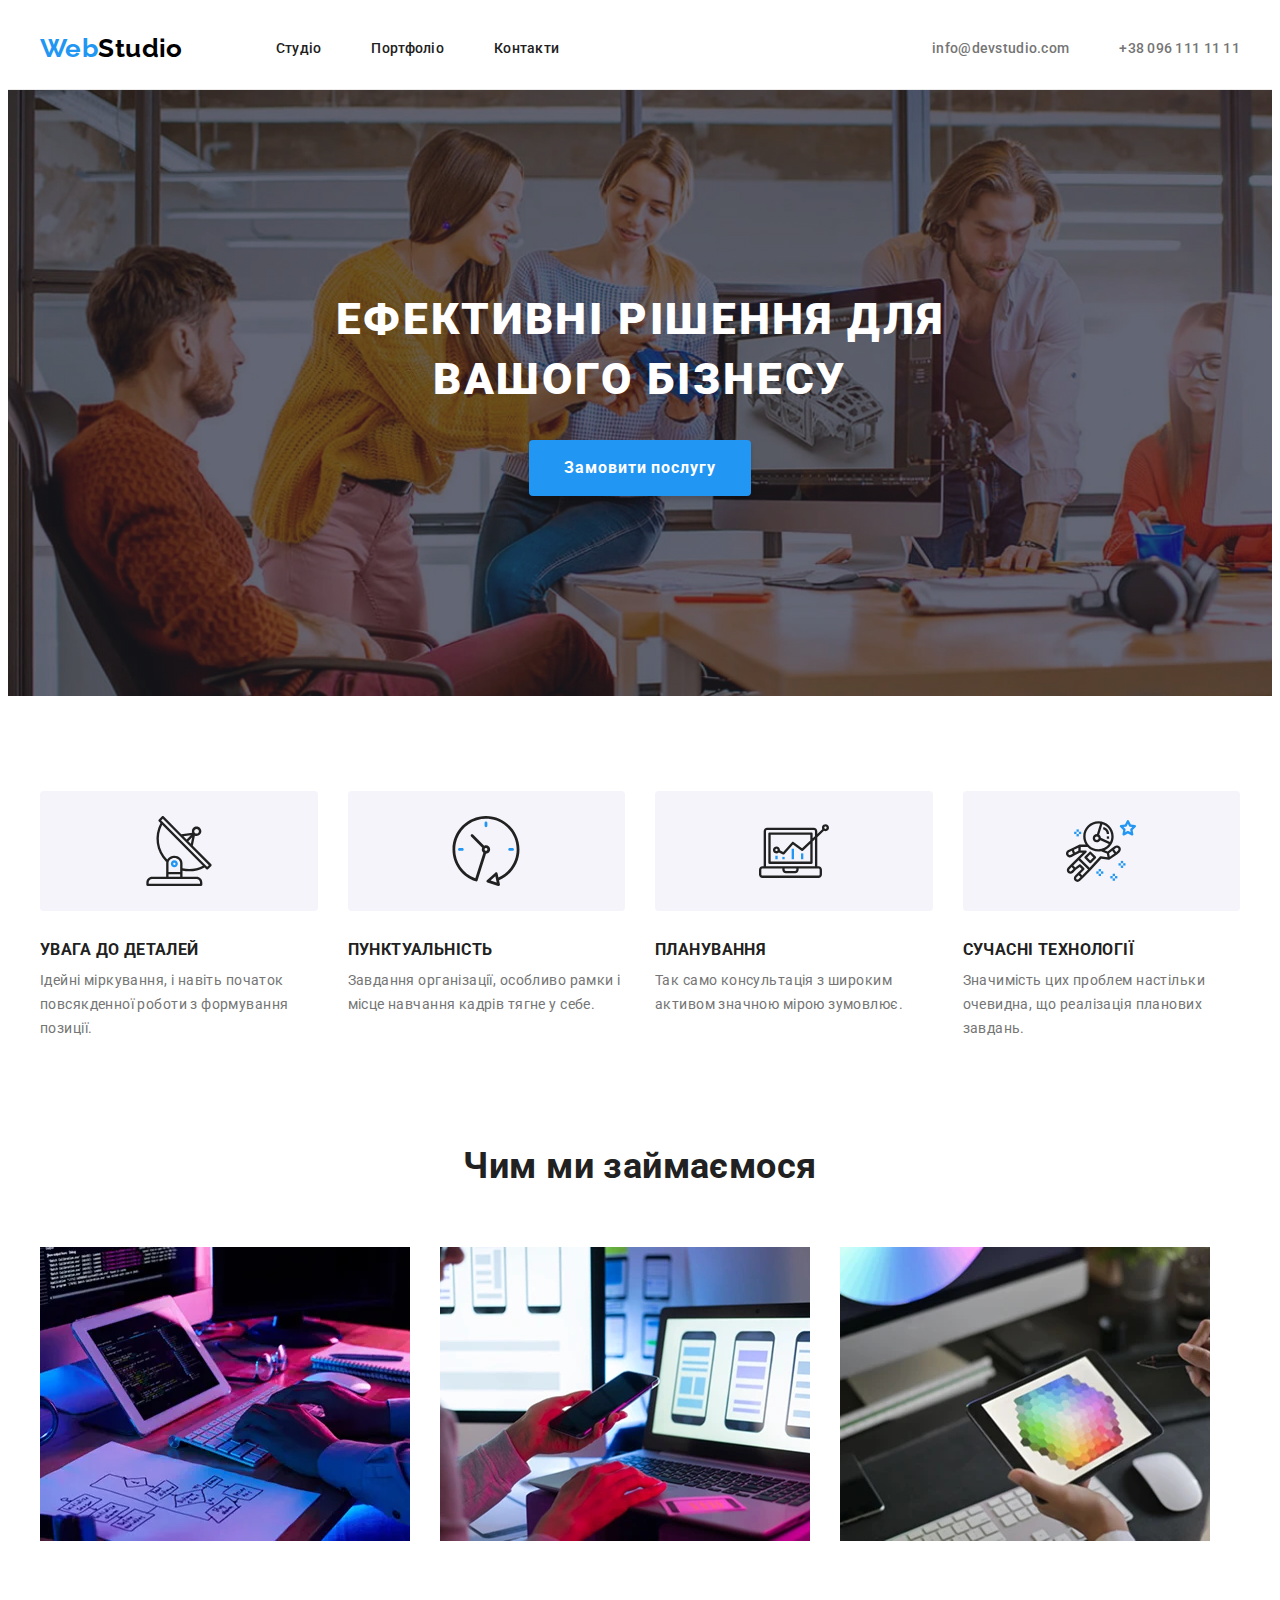
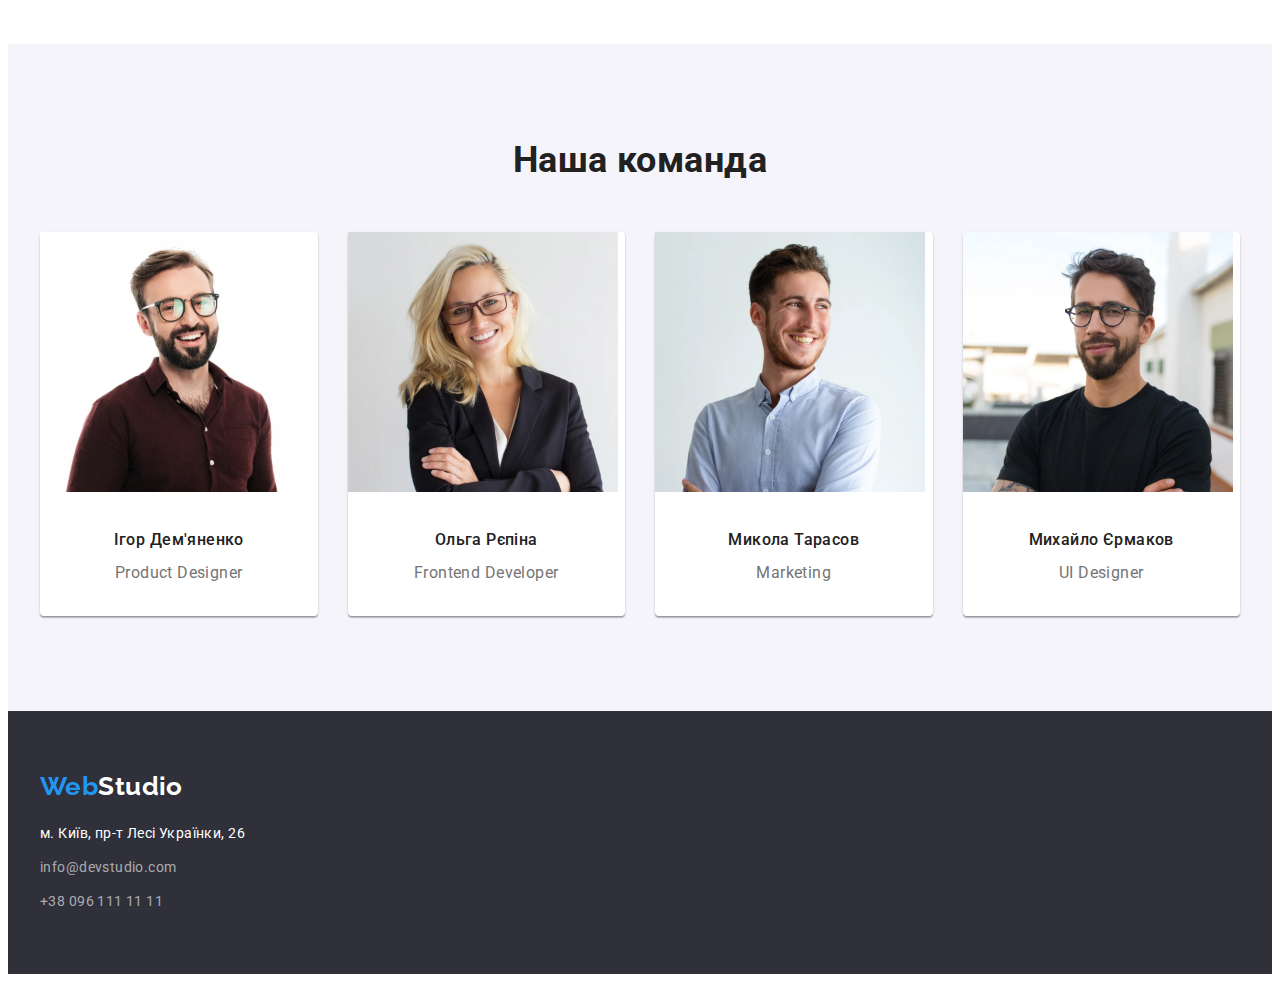
<file: index.html>
<!DOCTYPE html>
<html lang="uk">
  <head>
    <meta charset="UTF-8" />
    <meta name="viewport" content="width=device-width, initial-scale=1.0" />
    <title>WebStudio</title>
    <!-- шрифти -->
    <link rel="preconnect" href="https://fonts.googleapis.com" />
    <link rel="preconnect" href="https://fonts.gstatic.com" crossorigin />
    <link
      href="https://fonts.googleapis.com/css2?family=Raleway:wght@700&family=Roboto:wdth,wght@75..100,100..900&display=swap"
      rel="stylesheet"
    />
    <!-- нормаллайз -->
    <link
      rel="stylesheet"
      href="https://cdnjs.cloudflare.com/ajax/libs/modern-normalize/3.0.1/modern-normalize.min.css"
      integrity="sha512-q6WgHqiHlKyOqslT/lgBgodhd03Wp4BEqKeW6nNtlOY4quzyG3VoQKFrieaCeSnuVseNKRGpGeDU3qPmabCANg=="
      crossorigin="anonymous"
      referrerpolicy="no-referrer"
    />
    <!-- лінк -->
    <link rel="stylesheet" href="./src/css/reset.css" />
    <!-- лінк -->
    <link rel="stylesheet" href="./src/css/style.css" />
  </head>
  <body>
    <header class="header">
      <div class="container header-container">
        <a class="logo-contrast" href="./index.html"
          >Web<span class="logo">Studio</span></a
        >
        <nav class="nav">
          <ul class="nav-list">
            <li class="nav-item">
              <a class="nav-link" href="./index.html">Студіо</a>
            </li>
            <li class="nav-item">
              <a class="nav-link" href="./src/pages/portfolio.html"
                >Портфоліо</a
              >
            </li>
            <li class="nav-item"><a class="nav-link" href="#">Контакти</a></li>
          </ul>
        </nav>
        <ul class="contact-list">
          <li class="contact-item">
            <a class="contact-link" href="mailto:info@devstudio.com"
              >info@devstudio.com</a
            >
          </li>
          <li class="contact-item">
            <a class="contact-link" href="tel:+380961111111"
              >+38 096 111 11 11</a
            >
          </li>
        </ul>
      </div>
    </header>
    <main class="main">
      <section class="hero">
        <div class="container hero-container">
          <h1 class="hero-title">Ефективні рішення для вашого бізнесу</h1>
          <button class="hero-button" type="button">Замовити послугу</button>
        </div>
      </section>
      <section class="advantages">
        <div class="container">
          <h2 hidden class="advantages-title">Переваги</h2>
          <ul class="advantages-list">
            <li class="advantages-item photo-antenna">
              <div class="advantages-meta">
                <h3 class="advantages-title">УВАГА ДО ДЕТАЛЕЙ</h3>
                <p class="advantages-text">
                  Ідейні міркування, і навіть початок повсякденної роботи з
                  формування позиції.
                </p>
              </div>
            </li>
            <li class="advantages-item photo-clock">
              <div class="advantages-meta">
                <h3 class="advantages-title">ПУНКТУАЛЬНІСТЬ</h3>
                <p class="advantages-text">
                  Завдання організації, особливо рамки і місце навчання кадрів
                  тягне у себе.
                </p>
              </div>
            </li>
            <li class="advantages-item photo-diagram">
              <div class="advantages-meta">
                <h3 class="advantages-title">ПЛАНУВАННЯ</h3>
                <p class="advantages-text">
                  Так само консультація з широким активом значною мірою
                  зумовлює.
                </p>
              </div>
            </li>
            <li class="advantages-item photo-astronaut">
              <div class="advantages-meta">
                <h3 class="advantages-title">СУЧАСНІ ТЕХНОЛОГІЇ</h3>
                <p class="advantages-text">
                  Значимість цих проблем настільки очевидна, що реалізація
                  планових завдань.
                </p>
              </div>
            </li>
          </ul>
        </div>
      </section>
      <section class="work">
        <div class="container">
          <h2 class="work-title">Чим ми займаємося</h2>
          <ul class="work-list">
            <li class="work-item">
              <img
                class="work-photo"
                src="./src/img/laptop.webp"
                alt="програміст кодує"
              />
            </li>
            <li class="work-item">
              <img
                class="work-photo"
                src="./src/img/iphon.webp"
                alt="дизанер робить дизайн мобільного додатку"
              />
            </li>
            <li class="work-item">
              <img
                class="work-photo"
                src="./src/img/tablet.webp"
                alt="вибір кольорів"
              />
            </li>
          </ul>
        </div>
      </section>
      <section class="team">
        <div class="container">
          <h2 class="team-title">Наша команда</h2>
          <ul class="team-list">
            <li class="team-item">
              <article class="teammate">
                <div class="teammate-photo">
                  <img
                    class="teammate-image"
                    src="./src/img/igor.webp"
                    alt="Портрет Ігор Дем'яненко"
                    width="270"
                    height="260"
                  />
                </div>
                <div class="teammate-meta">
                  <h3 class="teammate-name">Ігор Дем'яненко</h3>
                  <p class="teammate-role">Product Designer</p>
                </div>
              </article>
            </li>
            <li class="team-item">
              <article class="teammate">
                <div class="teammate-photo">
                  <img
                    class="teammate-image"
                    src="./src/img/olga.webp"
                    alt="Портрет Ольга Рєпіна"
                    width="270"
                    height="260"
                  />
                </div>
                <div class="teammate-meta">
                  <h3 class="teammate-name">Ольга Рєпіна</h3>
                  <p class="teammate-role">Frontend Developer</p>
                </div>
              </article>
            </li>
            <li class="team-item">
              <article class="teammate">
                <div class="teammate-photo">
                  <img
                    class="teammate-image"
                    src="./src/img/nicholas.webp"
                    alt="Портрет Микола Тарасов"
                    width="270"
                    height="260"
                  />
                </div>
                <div class="teammate-meta">
                  <h3 class="teammate-name">Микола Тарасов</h3>
                  <p class="teammate-role">Marketing</p>
                </div>
              </article>
            </li>
            <li class="team-item">
              <article class="teammate">
                <div class="teammate-photo">
                  <img
                    class="teammate-image"
                    src="./src/img/mykhailo.webp"
                    alt="Портрет Михайло Єрмаков"
                    width="270"
                    height="260"
                  />
                </div>
                <div class="teammate-meta">
                  <h3 class="teammate-name">Михайло Єрмаков</h3>
                  <p class="teammate-role">UI Designer</p>
                </div>
              </article>
            </li>
          </ul>
        </div>
      </section>
    </main>
    <footer class="footer">
      <div class="container footer-container">
        <a class="logo-contrast" href="#"
          >Web<span class="logo-white">Studio</span></a
        >
        <address class="address-list">
          <p class="address">м. Київ, пр-т Лесі Українки, 26</p>
          <a class="address-link" href="mailto:info@devstudio.com"
            >info@devstudio.com</a
          >
          <a class="address-link" href="tel:+380961111111">+38 096 111 11 11</a>
        </address>
      </div>
    </footer>
  </body>
</html>
</file>
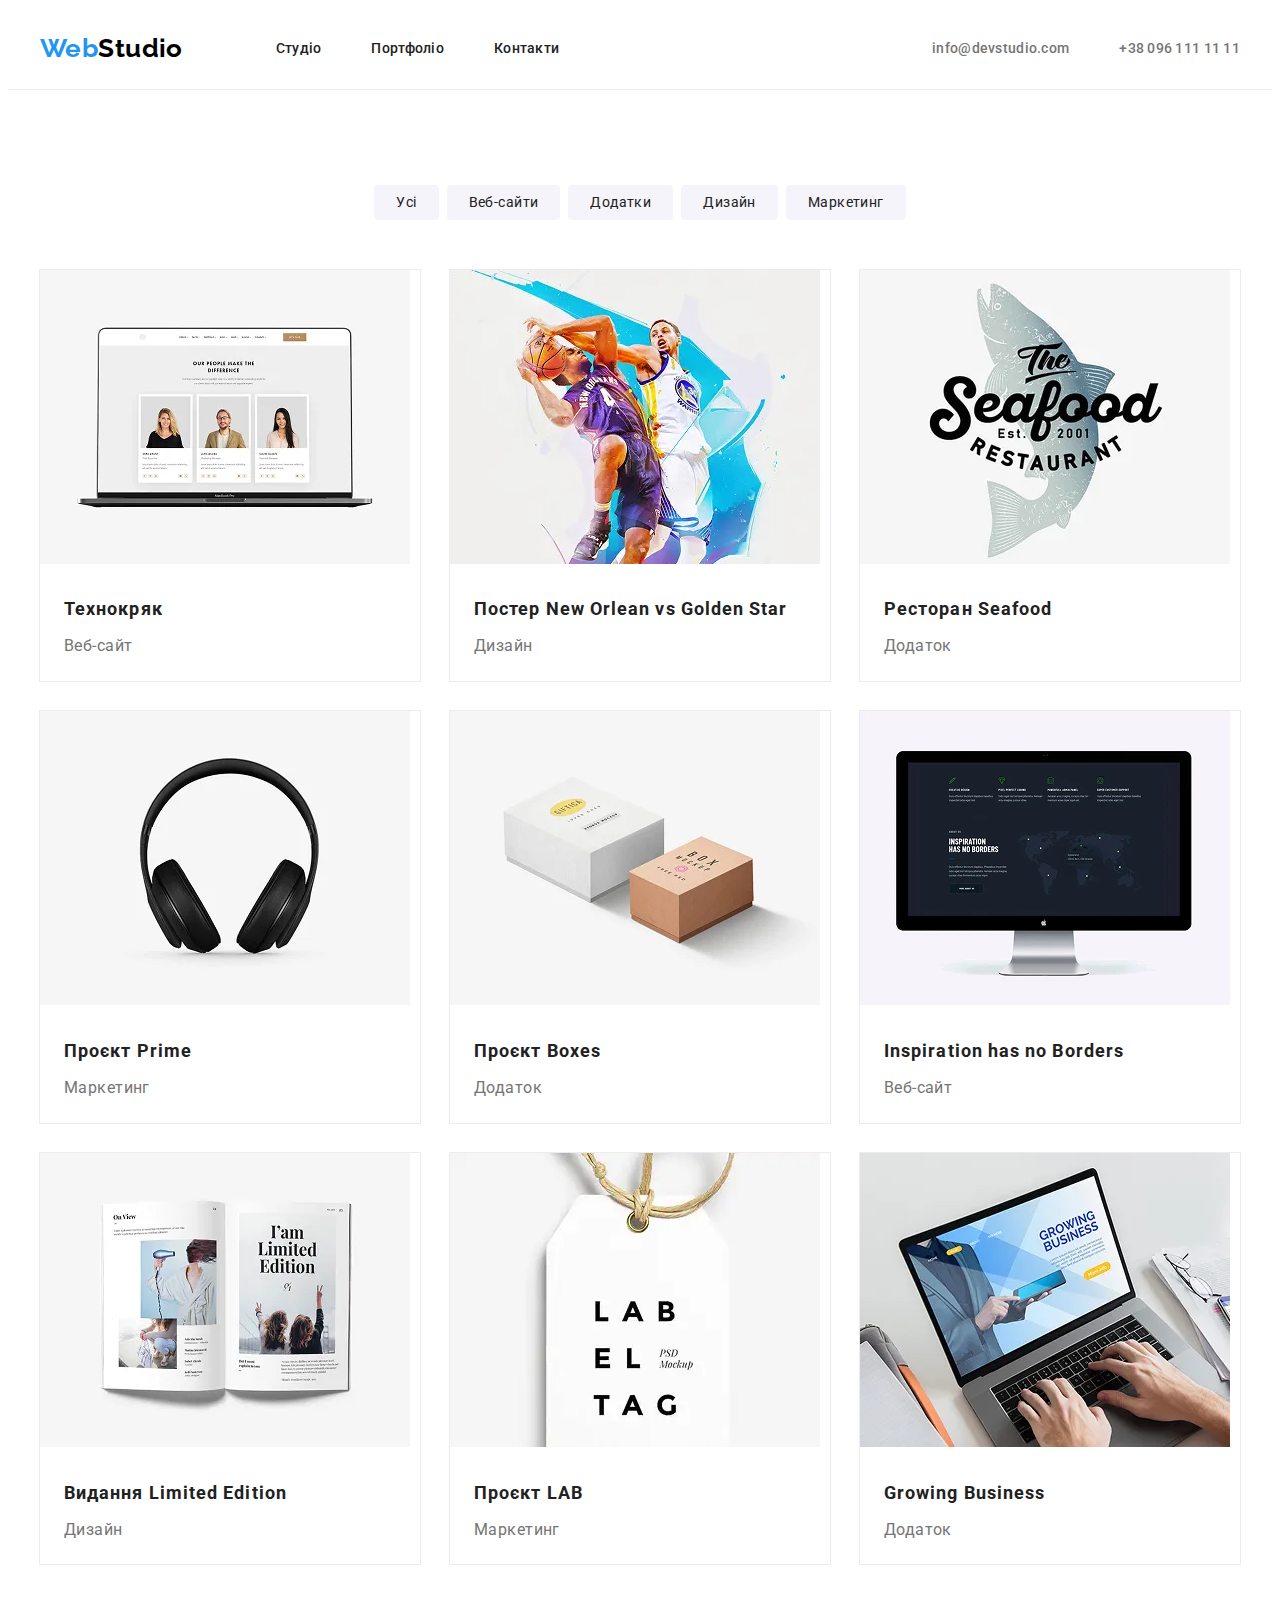
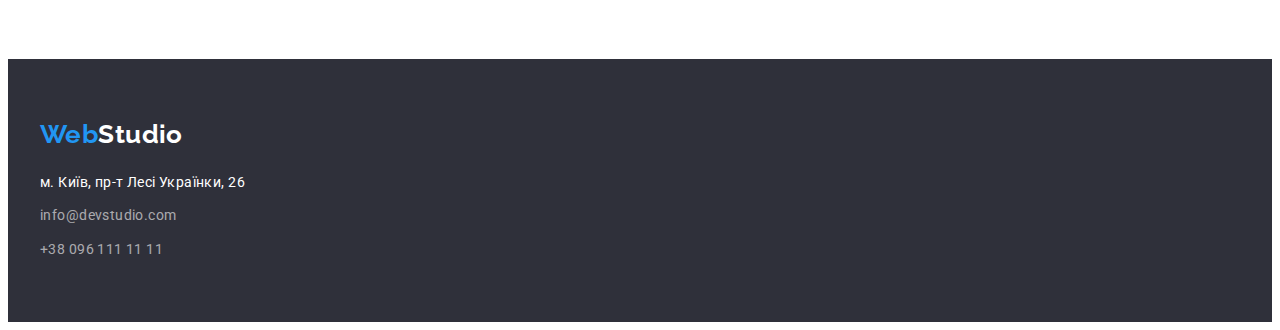
<file: src/pages/portfolio.html>
<!DOCTYPE html>
<html lang="uk">
  <head>
    <meta charset="UTF-8" />
    <meta name="viewport" content="width=device-width, initial-scale=1.0" />
    <title>Портфоліо</title>
    <!-- шрифти -->
    <link rel="preconnect" href="https://fonts.googleapis.com" />
    <link rel="preconnect" href="https://fonts.gstatic.com" crossorigin />
    <link
      href="https://fonts.googleapis.com/css2?family=Raleway:wght@700&family=Roboto:wdth,wght@75..100,100..900&display=swap"
      rel="stylesheet"
    />
    <!-- нормаллайз -->
    <link
      rel="stylesheet"
      href="https://cdnjs.cloudflare.com/ajax/libs/modern-normalize/3.0.1/modern-normalize.min.css"
      integrity="sha512-q6WgHqiHlKyOqslT/lgBgodhd03Wp4BEqKeW6nNtlOY4quzyG3VoQKFrieaCeSnuVseNKRGpGeDU3qPmabCANg=="
      crossorigin="anonymous"
      referrerpolicy="no-referrer"
    />
    <!-- лінк -->
    <link rel="stylesheet" href="../css/reset.css" />
    <!-- лінк -->
    <link rel="stylesheet" href="../css/style.css" />
  </head>
  <body>
    <header class="header">
      <div class="container header-container">
        <a class="logo-contrast" href="../../index.html"
          >Web<span class="logo">Studio</span></a
        >
        <nav class="nav">
          <ul class="nav-list">
            <li class="nav-item">
              <a class="nav-link" href="../../index.html">Студіо</a>
            </li>
            <li class="nav-item">
              <a class="nav-link" href="./portfolio.html">Портфоліо</a>
            </li>
            <li class="nav-item"><a class="nav-link" href="#">Контакти</a></li>
          </ul>
        </nav>
        <ul class="contact-list">
          <li class="contact-item">
            <a class="contact-link" href="mailto:info@devstudio.com"
              >info@devstudio.com</a
            >
          </li>
          <li class="contact-item">
            <a class="contact-link" href="tel:+380961111111"
              >+38 096 111 11 11</a
            >
          </li>
        </ul>
      </div>
    </header>
    <main class="main">
      <section class="portfolio">
        <div class="container portfolio-container">
          <h1 class="gallery-title" hidden>Портфоліо</h1>
          <div class="filter-meta">
            <ul class="filter-list">
              <li class="filter-item">
                <button class="filter-button" type="button">Усі</button>
              </li>
              <li class="filter-item">
                <button class="filter-button" type="button">Веб-сайти</button>
              </li>
              <li class="filter-item">
                <button class="filter-button" type="button">Додатки</button>
              </li>
              <li class="filter-item">
                <button class="filter-button" type="button">Дизайн</button>
              </li>
              <li class="filter-item">
                <button class="filter-button" type="button">Маркетинг</button>
              </li>
            </ul>
          </div>
          <div class="gallery-meta">
            <ul class="gallery-list">
              <li class="gallery-item">
                <article class="project">
                  <div class="project-photo">
                    <img
                      class="project-image"
                      src="../img/technocrack.webp"
                      alt="Веб-сайт"
                      width="370"
                      height="294"
                    />
                  </div>
                  <div class="project-meta">
                    <h2 class="project-title">Технокряк</h2>
                    <p class="project-category">Веб-сайт</p>
                  </div>
                </article>
              </li>
              <li class="gallery-item">
                <article class="project">
                  <div class="project-photo">
                    <img
                      class="project-image"
                      src="../img/orlean.webp"
                      alt="Дизайн"
                      width="370"
                      height="294"
                    />
                  </div>
                  <div class="project-meta">
                    <h2 class="project-title">
                      Постер New Orlean vs Golden Star
                    </h2>
                    <p class="project-category">Дизайн</p>
                  </div>
                </article>
              </li>
              <li class="gallery-item">
                <article class="project">
                  <div class="project-photo">
                    <img
                      class="project-image"
                      src="../img/seafood.webp"
                      alt="Додаток"
                      width="370"
                      height="294"
                    />
                  </div>
                  <div class="project-meta">
                    <h2 class="project-title">Ресторан Seafood</h2>
                    <p class="project-category">Додаток</p>
                  </div>
                </article>
              </li>
              <li class="gallery-item">
                <article class="project">
                  <div class="project-photo">
                    <img
                      class="project-image"
                      src="../img/prime.webp"
                      alt="Маркетинг"
                      width="370"
                      height="294"
                    />
                  </div>
                  <div class="project-meta">
                    <h2 class="project-title">Проєкт Prime</h2>
                    <p class="project-category">Маркетинг</p>
                  </div>
                </article>
              </li>
              <li class="gallery-item">
                <article class="project">
                  <div class="project-photo">
                    <img
                      class="project-image"
                      src="../img/boxes.webp"
                      alt="Додаток"
                      width="370"
                      height="294"
                    />
                  </div>
                  <div class="project-meta">
                    <h2 class="project-title">Проєкт Boxes</h2>
                    <p class="project-category">Додаток</p>
                  </div>
                </article>
              </li>
              <li class="gallery-item">
                <article class="project">
                  <div class="project-photo">
                    <img
                      class="project-image"
                      src="../img/borders.webp"
                      alt="Веб-сайт"
                      width="370"
                      height="294"
                    />
                  </div>
                  <div class="project-meta">
                    <h2 class="project-title">Inspiration has no Borders</h2>
                    <p class="project-category">Веб-сайт</p>
                  </div>
                </article>
              </li>
              <li class="gallery-item">
                <article class="project">
                  <div class="project-photo">
                    <img
                      class="project-image"
                      src="../img/edition.webp"
                      alt="Дизайн"
                      width="370"
                      height="294"
                    />
                  </div>
                  <div class="project-meta">
                    <h2 class="project-title">Видання Limited Edition</h2>
                    <p class="project-category">Дизайн</p>
                  </div>
                </article>
              </li>
              <li class="gallery-item">
                <article class="project">
                  <div class="project-photo">
                    <img
                      class="project-image"
                      src="../img/lab.webp"
                      alt="Маркетинг"
                      width="370"
                      height="294"
                    />
                  </div>
                  <div class="project-meta">
                    <h2 class="project-title">Проєкт LAB</h2>
                    <p class="project-category">Маркетинг</p>
                  </div>
                </article>
              </li>
              <li class="gallery-item">
                <article class="project">
                  <div class="project-photo">
                    <img
                      class="project-image"
                      src="../img/business.webp"
                      alt="Додаток"
                      width="370"
                      height="294"
                    />
                  </div>
                  <div class="project-meta">
                    <h2 class="project-title">Growing Business</h2>
                    <p class="project-category">Додаток</p>
                  </div>
                </article>
              </li>
            </ul>
          </div>
        </div>
      </section>
    </main>
    <footer class="footer">
      <div class="container footer-container">
        <a class="logo-contrast" href="#"
          >Web<span class="logo-white">Studio</span></a
        >
        <address class="address-list">
          <p class="address">м. Київ, пр-т Лесі Українки, 26</p>
          <a class="address-link" href="mailto:info@devstudio.com"
            >info@devstudio.com</a
          >
          <a class="address-link" href="tel:+380961111111">+38 096 111 11 11</a>
        </address>
      </div>
    </footer>
  </body>
</html>
</file>
<file: src/css/style.css>
:root {
  --colorTextPrimary: #212121;
  --colorSecondText: #757575;
  --accenTextColor: #2196f3;
  --backgroundDarkColorText: #2f303a;
  --backgroundColorText: #ffffff;
  --colorStroke: #ececec;
  --logoColor: #000000;
  --colorStrokeHeader: #f5f4fa;
  --colorTextInFooter: #ffffff99;
  /* шрифти */
  --textPrimary: "Roboto", serif;
  --textLogo: "Raleway", serif;
}
body {
  font-family: var(--textPrimary);
  font-weight: 400;
  font-size: 14px;
  color: var(--colorTextPrimary);
  line-height: 1.7;
  letter-spacing: 0.03em;
}
.container {
  max-width: 1200px;
  padding: 0px 15px 0px 15px;
  margin-left: auto;
  margin-right: auto;
}
/* лого */

.logo-contrast {
  font-family: var(--textLogo);
  font-weight: 700;
  font-size: 26px;
  color: var(--accenTextColor);

  line-height: 1.2;
}
.logo {
  font-family: var(--textLogo);
  font-weight: 700;
  font-size: 26px;
  color: var(--logoColor);

  line-height: 1.2;
}
.logo-white {
  color: var(--backgroundColorText);
}
/* nav */
.header {
  padding: 25px 0px 25px 0px;
  border-bottom: 1px solid var(--colorStroke);
}
.header-container {
  display: flex;
  gap: 93px;
  align-items: center;
}
.nav {
  flex-grow: 2;
}
.nav-list {
  display: flex;
  gap: 50px;
}
.nav-link {
  font-size: inherit;
  font-weight: 500;
  line-height: 1.14;
  letter-spacing: 0.02em;
}
.nav-link:hover {
  color: var(--accenTextColor);
}
.contact-list {
  display: flex;
  gap: 50px;
}
.contact-link {
  font-weight: 500;
  font-size: inherit;
  color: var(--colorSecondText);
  line-height: 1.14;
  letter-spacing: 0.02em;
}
.contact-link:hover {
  color: var(--accenTextColor);
}
/* hero */
.hero {
  background-color: var(--backgroundDarkColorText);
  background-image: linear-gradient(
      to bottom,
      rgba(47, 48, 58, 0.4),
      rgba(47, 48, 58, 0.4)
    ),
    url(../img/hero-bg.webp);
  background-repeat: no-repeat;
  background-size: cover;
  padding: 200px 0px 200px 0px;
}
.hero-container {
  display: flex;
  flex-direction: column;
  gap: 30px;
  align-items: center;
}
.hero-title {
  display: flex;
  max-width: 696px;
  font-size: 44px;
  font-weight: 900;
  color: var(--backgroundColorText);
  line-height: 1.36;
  text-align: center;
  letter-spacing: 0.06em;
  text-transform: uppercase;
}
.hero-button {
  color: var(--backgroundColorText);
  font-size: 16px;
  font-weight: 700;
  border: none;
  background-color: var(--accenTextColor);
  padding: 10px 32px;
  border-radius: 4px;
  line-height: 1.87;
  letter-spacing: 0.06em;
  border: 3px solid transparent;
  box-shadow: 0px 4px 4px 0px rgba(0, 0, 0, 0.15);
}
.hero-button:hover {
  color: var(--accenTextColor);
  border: 3px solid var(--accenTextColor);
  background-color: var(--backgroundColorText);
  cursor: pointer;
}
/* advantages */
.advantages {
  padding: 95px 0px 95px 0px;
}
.advantages-list {
  display: flex;
  flex-wrap: wrap;
  gap: 30px;
}
.advantages-item {
  flex-basis: calc((100% - 90px) / 4);
}
.advantages-meta {
  display: flex;
  flex-direction: column;
  gap: 10px;
}
.advantages-item::before {
  content: "";
  display: block;
  background-color: var(--colorStrokeHeader);
  border-radius: 4px;
  height: 120px;
  background-repeat: no-repeat;
  background-position: center;
  margin-bottom: 30px;
}
.photo-antenna::before {
  background-image: url(../img/antenna.svg);
}
.photo-clock::before {
  background-image: url(../img/clock.svg);
}

.photo-diagram::before {
  background-image: url(../img/diagram.svg);
}

.photo-astronaut::before {
  background-image: url(../img/astronaut.svg);
}
.advantages-title {
  font-weight: 700;
  line-height: 1.14;
}
.advantages-text {
  color: var(--colorSecondText);
}
/* work */
.work {
  padding-bottom: 95px;
}
.work-title {
  font-weight: 700;
  font-size: 36px;
  text-align: center;
  margin-bottom: 50px;
}
.work-list {
  display: flex;
  gap: 30px;
  flex-wrap: wrap;
}
.work-item {
  flex-basis: calc((100% - 60px) / 4);
}
/* team */
.team {
  background-color: var(--colorStrokeHeader);
  padding: 95px 0px 95px 0px;
}
.team-title {
  font-weight: 700;
  font-size: 36px;
  line-height: 1.2;
  text-align: center;
  margin-bottom: 50px;
}
.team-list {
  display: flex;
  align-items: center;
  gap: 30px;
  flex-wrap: wrap;
}
.team-item {
  flex-basis: calc((100% - 90px) / 4);
}
.teammate {
  background: var(--backgroundColorText);
  border-radius: 4px;
  box-shadow: 0px 1px 3px 0 rgba(0, 0, 0, 0.12),
    0px 1px 1px 0px rgba(0, 0, 0, 0.14), 0px 2px 1px 0px rgba(0, 0, 0, 0.2);
}
.teammate-meta {
  display: flex;
  flex-direction: column;
  align-items: center;
  gap: 10px;
  padding: 30px 0;
}
.teammate-name {
  font-weight: 500;
  font-size: 16px;
  line-height: 1.2;
}
.teammate-role {
  font-size: 16px;
  color: var(--colorSecondText);
}
/* footer */
.footer {
  background-color: var(--backgroundDarkColorText);
  padding: 60px 0px 60px 0px;
}
.footer-container {
  display: flex;
  flex-direction: column;
  gap: 20px;
}
.address-list {
  display: flex;
  flex-direction: column;
  gap: 10px;
}
.address {
  font-style: normal;
  color: var(--backgroundColorText);
}
.address-link {
  font-style: normal;
  color: var(--colorTextInFooter);
  display: flex;
  flex-direction: column;
}
/* Portfolio */
.portfolio {
  padding: 95px 0px 95px 0px;
}
.portfolio-container {
  display: flex;
  flex-direction: column;
  align-items: center;
}
.filter-list {
  display: flex;
  gap: 8px;
  margin-bottom: 50px;
}
.filter-button {
  font-size: 16;
  border: none;
  background-color: var(--colorStrokeHeader);
  padding: 6px 22px;
  border-radius: 4px;
  line-height: 1.6;
  letter-spacing: inherit;
}
.filter-button:hover {
  color: var(--backgroundColorText);
  background-color: var(--accenTextColor);
  cursor: pointer;
  box-shadow: 0px 3px 1px 0px rgba(0, 0, 0, 0.1),
    0px 1px 2px 0px rgba(0, 0, 0, 0.08), 0px 2px 2px 0px rgba(0, 0, 0, 0.12);
}
.gallery-list {
  display: flex;
  flex-wrap: wrap;
  gap: 30px;
}
.gallery-item {
  flex-basis: calc((100% - 60px) / 3);
}
.project {
  outline: 1px solid var(--colorStroke);
}
.project:hover {
  box-shadow: 0px 3px 1px 0px rgba(0, 0, 0, 0.1),
    0px 1px 2px 0px rgba(0, 0, 0, 0.08), 0px 2px 2px 0px rgba(0, 0, 0, 0.12);
  cursor: pointer;
}
.project-title {
  font-weight: 700;
  font-size: 18px;
  line-height: 2;
  letter-spacing: 0.06em;
}
.project-meta {
  display: flex;
  flex-direction: column;
  gap: 5px;
  padding: 20px 24px;
}
.project-category {
  font-size: 16px;
  color: var(--colorSecondText);
  line-height: 1.8;
}
</file>
